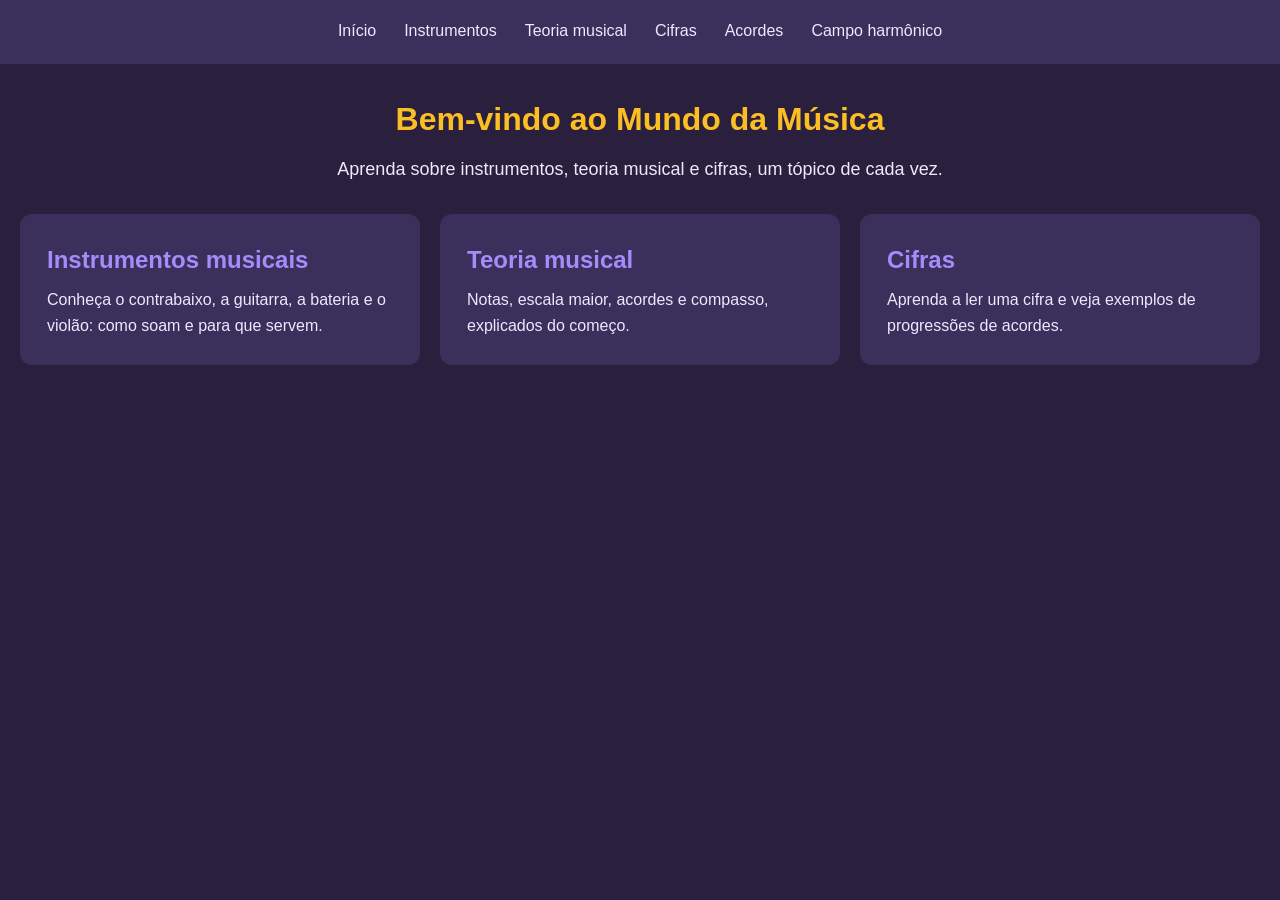
<file: index.html>
<!DOCTYPE html>
<html lang="pt-br">
  <head>
    <meta charset="UTF-8">
    <meta name="viewport" content="width=device-width, initial-scale=1.0">
    <title>Início | Mundo da Música</title>
<link rel="stylesheet" href="css/style.css">  </head>
  <body>
    <nav class="menu">
      <a href="index.html">Início</a>
      <a href="instrumentos.html">Instrumentos</a>
      <a href="teoria.html">Teoria musical</a>
      <a href="cifra.html">Cifras</a>
      <a href="acordes.html">Acordes</a>
      <a href="campo-harmonico.html">Campo harmônico</a>
    </nav>

    <h1 class="titulo-principal">Bem-vindo ao Mundo da Música</h1>
    <p class="intro">Aprenda sobre instrumentos, teoria musical e cifras, um tópico de cada vez.</p>

    <div class="topicos">
      <a class="card" href="instrumentos.html">
        <h2 class="titulo">Instrumentos musicais</h2>
        <p>Conheça o contrabaixo, a guitarra, a bateria e o violão: como soam e para que servem.</p>
      </a>
      <a class="card" href="teoria.html">
        <h2 class="titulo">Teoria musical</h2>
        <p>Notas, escala maior, acordes e compasso, explicados do começo.</p>
      </a>
      <a class="card" href="cifra.html">
        <h2 class="titulo">Cifras</h2>
        <p>Aprenda a ler uma cifra e veja exemplos de progressões de acordes.</p>
      </a>
    </div>

  </body>
</html>
</file>
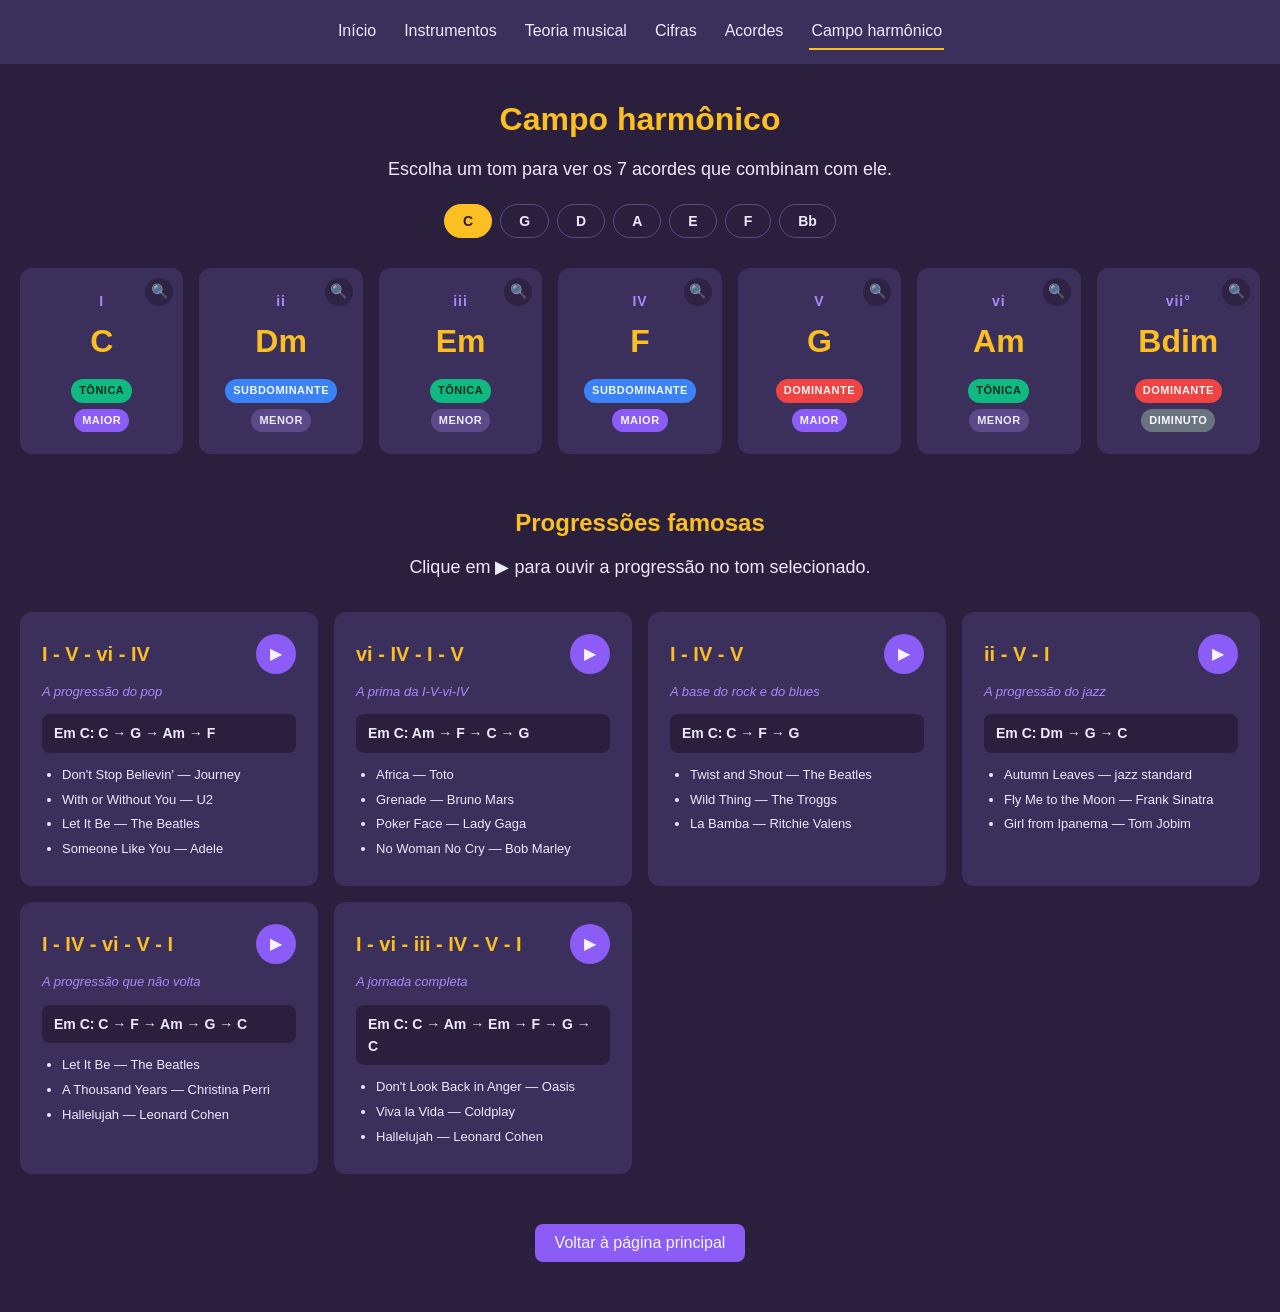
<file: campo-harmonico.html>
<!DOCTYPE html>
<html lang="pt-br">
  <head>
    <meta charset="UTF-8">
    <meta name="viewport" content="width=device-width, initial-scale=1.0">
    <title>Campo Harmônico | Mundo da Música</title>
    <link rel="stylesheet" href="css/style.css">
  </head>
  <body>
    <nav class="menu">
      <a href="index.html">Início</a>
      <a href="instrumentos.html">Instrumentos</a>
      <a href="teoria.html">Teoria musical</a>
      <a href="cifra.html">Cifras</a>
      <a href="acordes.html">Acordes</a>
      <a href="campo-harmonico.html" class="ativo">Campo harmônico</a>
    </nav>

    <h1 class="titulo-principal">Campo harmônico</h1>
    <p class="intro">Escolha um tom para ver os 7 acordes que combinam com ele.</p>

    <div id="seletor-tom" class="seletor-tom">
      <!-- Botões de tom são inseridos via JS -->
    </div>

    <div id="cards-campo" class="cards-campo">
      <!-- Cards dos 7 acordes são inseridos via JS -->
    </div>

    <h2 class="titulo-principal" style="font-size: 24px; margin-top: 50px;">Progressões famosas</h2>
    <p class="intro">Clique em ▶ para ouvir a progressão no tom selecionado.</p>

    <div id="lista-progressoes" class="lista-progressoes">
      <!-- Cards de progressões são inseridos via JS -->
    </div>

    <div class="voltar">
      <a href="index.html"><button>Voltar à página principal</button></a>
    </div>

    <script src="js/audio.js"></script>
    <script src="js/campo-harmonico.js"></script>
    <script src="js/render-campo-harmonico.js"></script>
  </body>
</html>
</file>
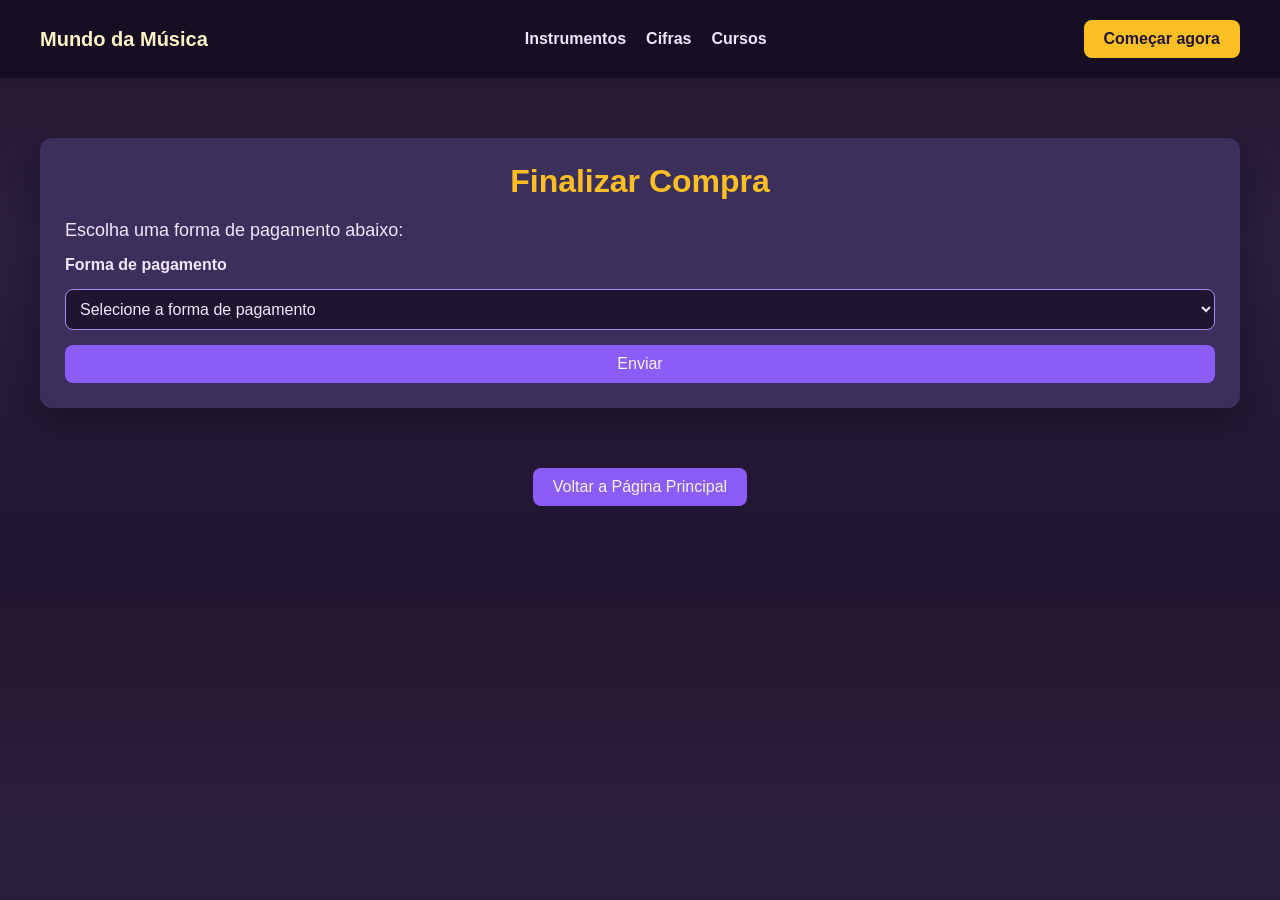
<file: pagamento.html>
<!DOCTYPE html>
<html lang="pt-br">
  <head>
    <meta charset="UTF-8">
    <meta name="viewport" content="width=device-width, initial-scale=1.0">
    <title>Finalizar Compra | Mundo da Música</title>
    <link rel="stylesheet" href="style.css">
  </head>
  <body>
    <header class="topo">
      <div class="logo">
        <span>Mundo da Música</span>
      </div>
      <nav class="menu">
        <a href="index.html#instrumentos">Instrumentos</a>
        <a href="index.html#cifras">Cifras</a>
        <a href="index.html#produtos">Cursos</a>
      </nav>
      <a class="botao destaque" href="pagamento.html">Começar agora</a>
    </header>

    <main class="conteudo">
      <section class="formulario">
        <h1 class="titulo-principal">Finalizar Compra</h1>
        <p class="subtitulo">Escolha uma forma de pagamento abaixo:</p>

        <form>
          <label for="pagamento">Forma de pagamento</label>
          <select id="pagamento" name="formas de pagamento" required>
            <option value="">Selecione a forma de pagamento</option>
            <option value="credito">Cartão de Crédito</option>
            <option value="pix">Pix</option>
            <option value="debito">Cartão de Débito</option>
          </select>
          <button type="submit">Enviar</button>
        </form>
      </section>

      <div class="voltar">
        <a href="index.html">
          <button>Voltar a Página Principal</button>
        </a>
      </div>
    </main>
  </body>
</html>
</file>
<file: css/style.css>
body {
  background-color: #2A1F3D;
  color: #EDE9FE;
  font-family: Arial, sans-serif;
  line-height: 1.6;
  margin: 0;
  padding: 0;
}

/* Navegação */
.menu {
  display: flex;
  flex-wrap: wrap;
  justify-content: center;
  gap: 8px 24px;
  background-color: #3B2F5B;
  padding: 14px 20px;
}

.menu a {
  color: #EDE9FE;
  padding: 4px 2px;
  border-bottom: 2px solid transparent;
}

.menu a:hover,
.menu a.ativo {
  border-bottom-color: #FBBF24;
}

/* Textos */
.titulo-principal {
  font-size: 32px;
  color: #FBBF24;
  text-align: center;
  margin: 30px 20px 0;
}

.titulo {
  font-size: 24px;
  color: #A78BFA;
  margin-top: 0;
}

.subtitulo {
  font-size: 18px;
  margin-bottom: 15px;
}

.intro {
  text-align: center;
  max-width: 640px;
  margin: 10px auto 0;
  padding: 0 20px;
  font-size: 18px;
}

.lista-item {
  font-size: 18px;
  font-weight: bold;
  margin: 0 0 10px;
}

/* Seções */
.instrumentos,
.cifra,
.produtos,
.formulario,
.topico {
  background-color: #3B2F5B;
  border-radius: 12px;
  margin: 30px 20px;
  padding: 25px;
}

.topico p,
.topico li {
  max-width: 70ch;
}

/* Cards da página inicial */
.topicos {
  display: grid;
  grid-template-columns: repeat(auto-fit, minmax(240px, 1fr));
  gap: 20px;
  margin: 30px 20px;
}

.card {
  display: block;
  background-color: #3B2F5B;
  border-radius: 12px;
  padding: 25px;
  border: 2px solid transparent;
}

.card:hover,
.card:focus-visible {
  border-color: #FBBF24;
}

.card .titulo {
  margin-bottom: 8px;
}

.card p {
  margin: 0;
}

/* Instrumentos */
.instrumentos ul {
  display: grid;
  grid-template-columns: repeat(2, 1fr);
  gap: 30px;
  justify-items: center;
  text-align: center;
}

.instrumentos li p {
  max-width: 28ch;
  margin: 0 auto 12px;
}

.instrumentos img {
  max-width: 100%;
  height: auto;
}

/* Tabelas e cifras */
.rolagem {
  overflow-x: auto;
}

table {
  border-collapse: collapse;
  width: 100%;
  min-width: 420px;
}

th, td {
  border-bottom: 1px solid #5B4A8A;
  padding: 8px 12px;
  text-align: left;
}

th {
  color: #FBBF24;
}

pre.cifra-exemplo {
  background-color: #2A1F3D;
  color: #FBBF24;
  border-radius: 8px;
  padding: 16px;
  font-size: 20px;
  overflow-x: auto;
}

/* Blocos secundários */
.voltar {
  border-radius: 12px;
  margin: 30px 20px;
  padding: 20px;
  text-align: center;
}

/* Botões */
button {
  background-color: #8B5CF6;
  color: #F5F3FF;
  border: none;
  border-radius: 8px;
  padding: 10px 20px;
  font-size: 16px;
  cursor: pointer;
}

button:hover {
  background-color: #7C3AED;
}

/* Links */
a {
  text-decoration: none;
  color: inherit;
}

a:focus-visible,
button:focus-visible {
  outline: 3px solid #FBBF24;
  outline-offset: 2px;
}

/* Listas */
ul {
  list-style: none;
  padding: 0;
}

li {
  margin-bottom: 20px;
}

.topico ul {
  list-style: disc;
  padding-left: 22px;
}

.topico li {
  margin-bottom: 8px;
}

@media (max-width: 520px) {
  .instrumentos ul {
    grid-template-columns: 1fr;
  }
}

/* Cards de acorde */
.lista-acordes {
  display: grid;
  grid-template-columns: repeat(auto-fill, minmax(160px, 1fr));
  gap: 16px;
  margin: 30px 20px;
}

.acorde-card {
  background-color: #3B2F5B;
  border-radius: 12px;
  padding: 20px;
  text-align: center;
  border: 2px solid transparent;
  transition: border-color 0.2s, transform 0.2s;
  cursor: pointer;
}

.acorde-card:hover,
.acorde-card:focus-visible {
  border-color: #FBBF24;
  transform: translateY(-2px);
}

.acorde-nome {
  font-size: 28px;
  color: #FBBF24;
  margin: 0 0 4px;
}

.acorde-completo {
  font-size: 14px;
  color: #EDE9FE;
  margin: 0 0 12px;
}

.acorde-meta {
  display: flex;
  gap: 6px;
  justify-content: center;
  flex-wrap: wrap;
  margin: 0;
}

.tag {
  font-size: 11px;
  padding: 3px 8px;
  border-radius: 999px;
  text-transform: uppercase;
  letter-spacing: 0.5px;
  font-weight: bold;
}

.tag-maior {
  background-color: #8B5CF6;
  color: #F5F3FF;
}

.tag-menor {
  background-color: #5B4A8A;
  color: #EDE9FE;
}

.tag-iniciante {
  background-color: #10B981;
  color: #022C22;
}

.tag-intermediario {
  background-color: #F59E0B;
  color: #451A03;
}

/* Diagrama do braço do violão */
.diagrama {
  width: 100%;
  max-width: 120px;
  height: auto;
  display: block;
  margin: 12px auto;
}

.diagrama .corda {
  stroke: #A78BFA;
  stroke-width: 1;
}

.diagrama .casa {
  stroke: #A78BFA;
}

.diagrama .simbolo {
  fill: #EDE9FE;
  font-size: 12px;
  font-weight: bold;
  font-family: Arial, sans-serif;
}

.diagrama .bolinha {
  fill: #FBBF24;
}

.diagrama .numero-dedo {
  fill: #2A1F3D;
  font-size: 11px;
  font-weight: bold;
  font-family: Arial, sans-serif;
}

/* Filtros */
.filtros {
  display: flex;
  flex-wrap: wrap;
  gap: 20px 30px;
  justify-content: center;
  margin: 20px 20px 0;
}

.filtro-grupo {
  display: flex;
  align-items: center;
  gap: 8px;
  flex-wrap: wrap;
}

.filtro-label {
  color: #A78BFA;
  font-size: 14px;
  font-weight: bold;
}

.filtro-btn {
  background-color: transparent;
  color: #EDE9FE;
  border: 1px solid #5B4A8A;
  border-radius: 999px;
  padding: 6px 14px;
  font-size: 13px;
  cursor: pointer;
  transition: all 0.2s;
}

.filtro-btn:hover {
  border-color: #A78BFA;
}

.filtro-btn.ativo {
  background-color: #8B5CF6;
  border-color: #8B5CF6;
  color: #F5F3FF;
}

.acorde-card.oculto {
  display: none;
}

.acorde-card.ativo-audio {
  border-color: #FBBF24;
  background-color: #4A3B6E;
}

/* Seletor de tom */
.seletor-tom {
  display: flex;
  flex-wrap: wrap;
  gap: 8px;
  justify-content: center;
  margin: 20px 20px 0;
}

.tom-btn {
  background-color: transparent;
  color: #EDE9FE;
  border: 1px solid #5B4A8A;
  border-radius: 999px;
  padding: 8px 18px;
  font-size: 14px;
  font-weight: bold;
  cursor: pointer;
  transition: all 0.2s;
}

.tom-btn:hover {
  border-color: #A78BFA;
}

.tom-btn.ativo {
  background-color: #FBBF24;
  border-color: #FBBF24;
  color: #2A1F3D;
}

/* Container dos cards (placeholder do 3.2.2) */
.cards-campo {
  display: grid;
  grid-template-columns: repeat(auto-fill, minmax(160px, 1fr));
  gap: 16px;
  margin: 30px 20px;
  min-height: 100px;
}

/* Cards do campo harmônico */
.acorde-campo {
  background-color: #3B2F5B;
  border-radius: 12px;
  padding: 20px;
  text-align: center;
  border: 2px solid transparent;
  transition: border-color 0.2s, transform 0.2s;
}

.acorde-campo:hover {
  border-color: #FBBF24;
  transform: translateY(-2px);
}

.campo-grau {
  font-size: 14px;
  color: #A78BFA;
  font-weight: bold;
  margin: 0 0 4px;
  letter-spacing: 1px;
}

.campo-nome {
  font-size: 32px;
  color: #FBBF24;
  margin: 0 0 12px;
}

.campo-tags {
  display: flex;
  flex-direction: column;
  gap: 6px;
  align-items: center;
}

/* Tags de função harmônica */
.tag-tonica {
  background-color: #10B981;
  color: #022C22;
}

.tag-subdominante {
  background-color: #3B82F6;
  color: #EFF6FF;
}

.tag-dominante {
  background-color: #EF4444;
  color: #FEF2F2;
}

/* Tag de qualidade diminuto (as outras já existem) */
.tag-diminuto {
  background-color: #6B7280;
  color: #F9FAFB;
}

.acorde-campo.ativo-audio {
  border-color: #FBBF24;
  background-color: #4A3B6E;
}

/* Botão "ver no dicionário" dentro do card do campo harmônico */
.acorde-campo {
  position: relative; /* pro botão posicionar dentro */
}

.btn-dicionario {
  position: absolute;
  top: 8px;
  right: 8px;
  background-color: #2A1F3D;
  color: #EDE9FE;
  border-radius: 50%;
  width: 28px;
  height: 28px;
  display: flex;
  align-items: center;
  justify-content: center;
  font-size: 14px;
  text-decoration: none;
  opacity: 0.7;
  transition: opacity 0.2s, background-color 0.2s;
}

.btn-dicionario:hover {
  opacity: 1;
  background-color: #8B5CF6;
}

/* Card destacado no dicionário */
.acorde-card.destacado {
  border-color: #FBBF24;
  box-shadow: 0 0 20px rgba(251, 191, 36, 0.5);
}

/* Aviso quando acorde não existe no dicionário */
.aviso-acorde {
  background-color: #3B2F5B;
  border-left: 4px solid #FBBF24;
  color: #EDE9FE;
  padding: 12px 20px;
  margin: 20px;
  border-radius: 8px;
  font-size: 14px;
}

/* Seção de progressões */
.lista-progressoes {
  display: grid;
  grid-template-columns: repeat(auto-fill, minmax(280px, 1fr));
  gap: 16px;
  margin: 30px 20px;
}

.progressao-card {
  background-color: #3B2F5B;
  border-radius: 12px;
  padding: 20px;
  border: 2px solid transparent;
  transition: border-color 0.2s;
}

.progressao-card:hover {
  border-color: #A78BFA;
}

.progressao-header {
  display: flex;
  justify-content: space-between;
  align-items: center;
  gap: 12px;
  margin-bottom: 8px;
}

.progressao-nome {
  font-size: 20px;
  color: #FBBF24;
  margin: 0;
}

.btn-tocar {
  background-color: #8B5CF6;
  color: #F5F3FF;
  border: none;
  border-radius: 50%;
  width: 40px;
  height: 40px;
  font-size: 16px;
  cursor: pointer;
  flex-shrink: 0;
  display: flex;
  align-items: center;
  justify-content: center;
  transition: background-color 0.2s;
}

.btn-tocar:hover {
  background-color: #7C3AED;
}

.progressao-apelido {
  font-size: 13px;
  color: #A78BFA;
  font-style: italic;
  margin: 0 0 12px;
}

.progressao-sequencia {
  font-size: 14px;
  color: #EDE9FE;
  background-color: #2A1F3D;
  padding: 8px 12px;
  border-radius: 8px;
  margin: 0 0 12px;
  font-weight: bold;
}

.progressao-exemplos {
  list-style: disc;
  padding-left: 20px;
  margin: 0;
}

.progressao-exemplos li {
  font-size: 13px;
  color: #EDE9FE;
  margin-bottom: 4px;
}

/* Card do campo harmônico aceso durante a progressão */
.acorde-campo.tocando {
  border-color: #FBBF24;
  background-color: #4A3B6E;
  transform: translateY(-4px) scale(1.05);
  box-shadow: 0 8px 20px rgba(251, 191, 36, 0.3);
}

.diagrama .etiqueta-casa {
  fill: #FBBF24;
  font-size: 11px;
  font-weight: bold;
  font-family: Arial, sans-serif;
}
</file>
<file: style.css>
:root {
  color-scheme: dark;
}

* {
  box-sizing: border-box;
}

body {
  background: linear-gradient(180deg, #24162f 0%, #2a1f3d 40%, #1f1530 100%);
  color: #ede9fe;
  font-family: "Inter", Arial, sans-serif;
  margin: 0;
  padding: 0;
}

img {
  max-width: 100%;
  display: block;
}

/* Topo */
.topo {
  display: flex;
  align-items: center;
  justify-content: space-between;
  gap: 20px;
  padding: 20px 40px;
  background: rgba(21, 14, 34, 0.9);
  position: sticky;
  top: 0;
  z-index: 10;
}

.logo {
  font-size: 20px;
  font-weight: 700;
  color: #fef3c7;
}

.menu {
  display: flex;
  gap: 20px;
  flex-wrap: wrap;
}

.menu a {
  font-weight: 600;
}

/* Hero */
.hero {
  display: grid;
  gap: 30px;
  grid-template-columns: repeat(auto-fit, minmax(260px, 1fr));
  padding: 40px;
}

.hero-texto h1 {
  font-size: 36px;
  margin-bottom: 10px;
}

.hero-texto p {
  font-size: 18px;
  line-height: 1.6;
}

.hero-botoes {
  display: flex;
  gap: 15px;
  flex-wrap: wrap;
  margin-top: 20px;
}

.hero-info {
  display: grid;
  gap: 15px;
}

.card-info {
  background: rgba(59, 47, 91, 0.6);
  border-radius: 12px;
  padding: 20px;
}

.card-info h2 {
  margin: 0 0 10px;
  color: #fbbf24;
}

/* Textos */
.titulo-principal {
  font-size: 32px;
  color: #fbbf24;
  text-align: center;
  margin: 0 0 20px;
}

.titulo {
  font-size: 24px;
  color: #a78bfa;
}

.subtitulo {
  font-size: 18px;
  margin-bottom: 15px;
}

.lista-item {
  font-size: 18px;
  margin-bottom: 10px;
}

/* Seções */
.instrumentos,
.cifra,
.produtos,
.formulario {
  background-color: #3b2f5b;
  border-radius: 12px;
  margin: 40px 20px;
  padding: 25px;
  box-shadow: 0 16px 30px rgba(11, 7, 19, 0.4);
}

.instrumentos ul {
  display: grid;
  grid-template-columns: repeat(auto-fit, minmax(180px, 1fr));
  gap: 30px;
  justify-items: center;
}

.card-instrumento {
  background: rgba(36, 27, 61, 0.7);
  padding: 20px;
  border-radius: 12px;
  text-align: center;
}

.planos {
  display: grid;
  grid-template-columns: repeat(auto-fit, minmax(220px, 1fr));
  gap: 20px;
  margin: 20px 0;
}

.plano {
  background: rgba(28, 20, 49, 0.8);
  border-radius: 12px;
  padding: 20px;
}

.plano h3 {
  margin-top: 0;
}

.plano strong {
  display: block;
  margin-top: 12px;
  color: #fcd34d;
  font-size: 20px;
}

.lista-cifras {
  list-style: none;
  padding: 0;
  margin: 20px 0;
  display: grid;
  gap: 12px;
}

.lista-cifras li {
  background: rgba(28, 20, 49, 0.8);
  border-radius: 10px;
  padding: 12px 16px;
  display: grid;
  gap: 4px;
}

/* Conteúdo */
.conteudo {
  padding: 20px;
}

/* Blocos secundários */
.voltar {
  border-radius: 12px;
  margin: 30px 20px 50px;
  padding: 20px;
  text-align: center;
}

/* Botões */
button,
.botao {
  background-color: #8b5cf6;
  color: #f5f3ff;
  border: none;
  border-radius: 8px;
  padding: 10px 20px;
  font-size: 16px;
  cursor: pointer;
  display: inline-flex;
  align-items: center;
  justify-content: center;
  gap: 6px;
}

button:hover,
.botao:hover {
  background-color: #7c3aed;
}

.botao.secundario {
  background-color: transparent;
  border: 1px solid #a78bfa;
}

.botao.secundario:hover {
  background-color: rgba(167, 139, 250, 0.15);
}

.botao.destaque,
.plano.destaque {
  background-color: #fbbf24;
  color: #1f1530;
  font-weight: 700;
}

.botao.destaque:hover {
  background-color: #f59e0b;
}

/* Formulário */
form {
  display: grid;
  gap: 15px;
}

label {
  font-weight: 600;
}

select {
  background: #1f1530;
  color: #ede9fe;
  border: 1px solid #a78bfa;
  border-radius: 8px;
  padding: 10px;
  font-size: 16px;
}

/* Links */
a {
  text-decoration: none;
  color: inherit;
}

/* Listas */
ul {
  list-style: none;
  padding: 0;
}

li {
  margin-bottom: 20px;
}

/* Rodapé */
.rodape {
  text-align: center;
  padding: 30px 20px 40px;
  color: rgba(237, 233, 254, 0.7);
}

@media (max-width: 720px) {
  .topo {
    flex-direction: column;
    align-items: flex-start;
  }

  .hero {
    padding: 30px 20px;
  }
}
</file>
